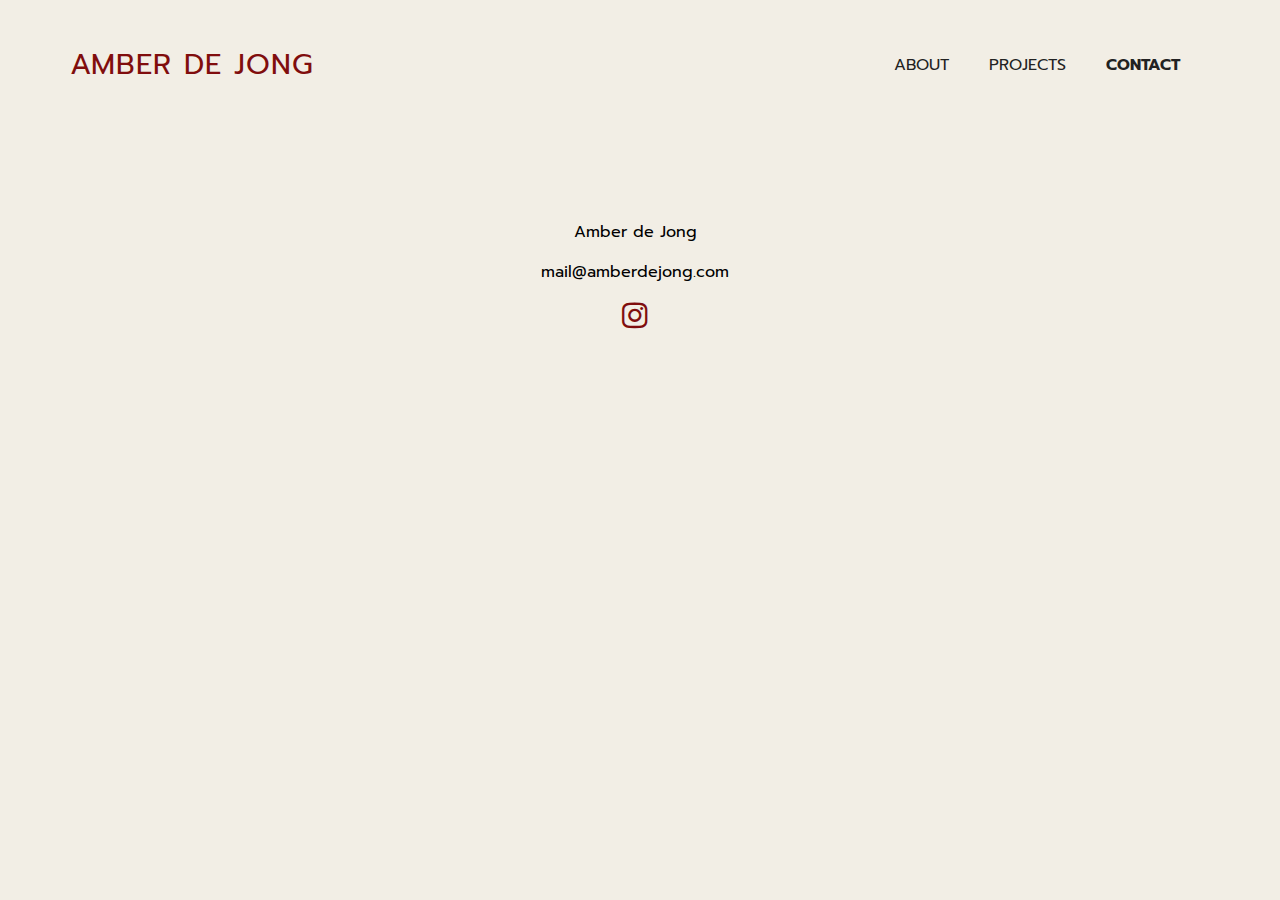
<file: contact.html>
<!DOCTYPE html>
<html lang="en">

<head>
  <meta charset="UTF-8">
  <meta name="viewport" content="width=device-width, initial-scale=1.0">
  <meta http-equiv="X-UA-Compatible" content="ie=edge">
  <link rel="stylesheet" href="css/style.css">
  <link rel="stylesheet" href="https://cdnjs.cloudflare.com/ajax/libs/font-awesome/4.7.0/css/font-awesome.min.css">

  <style>
    @import url('https://fonts.googleapis.com/css2?family=Prompt:wght@200;300;400;500;600;700;800;900&display=swap');
  </style>

  <title>Contact - Amber de Jong</title>
</head>

<body>

  <!-- NAV -->
  <nav class="sticky">
    <ul class="navigation">
      <li><a href="index.html">
          <h1>Amber de Jong</h1>
        </a></li>
      <li class="push"><a class="line" href="about.html">about</a></li>
      <li><a class="line" href="projects.html">projects</a></li>
      <!-- <li><a href="stories.html">stories</a></li> -->
      <!-- <div class="dropdown">
          <a class="dropbtn">other</a>
          <div class="dropdown-content">
            <li><a href="polaroids.html">polaroids</a></li>
            <li><a href="videos.html">videos</a></li>
          </div> -->
      <!-- </div> -->
      <li><a href="contact.html" class="active line">contact</a></li>
    </ul>
  </nav>

<div class="contact">
<p >Amber de Jong</p>
<p >mail@amberdejong.com</p>
<a href="https://www.instagram.com/ambrdejong/" class="fa fa-instagram"></a>
</div>





</body>

</html>
</file>
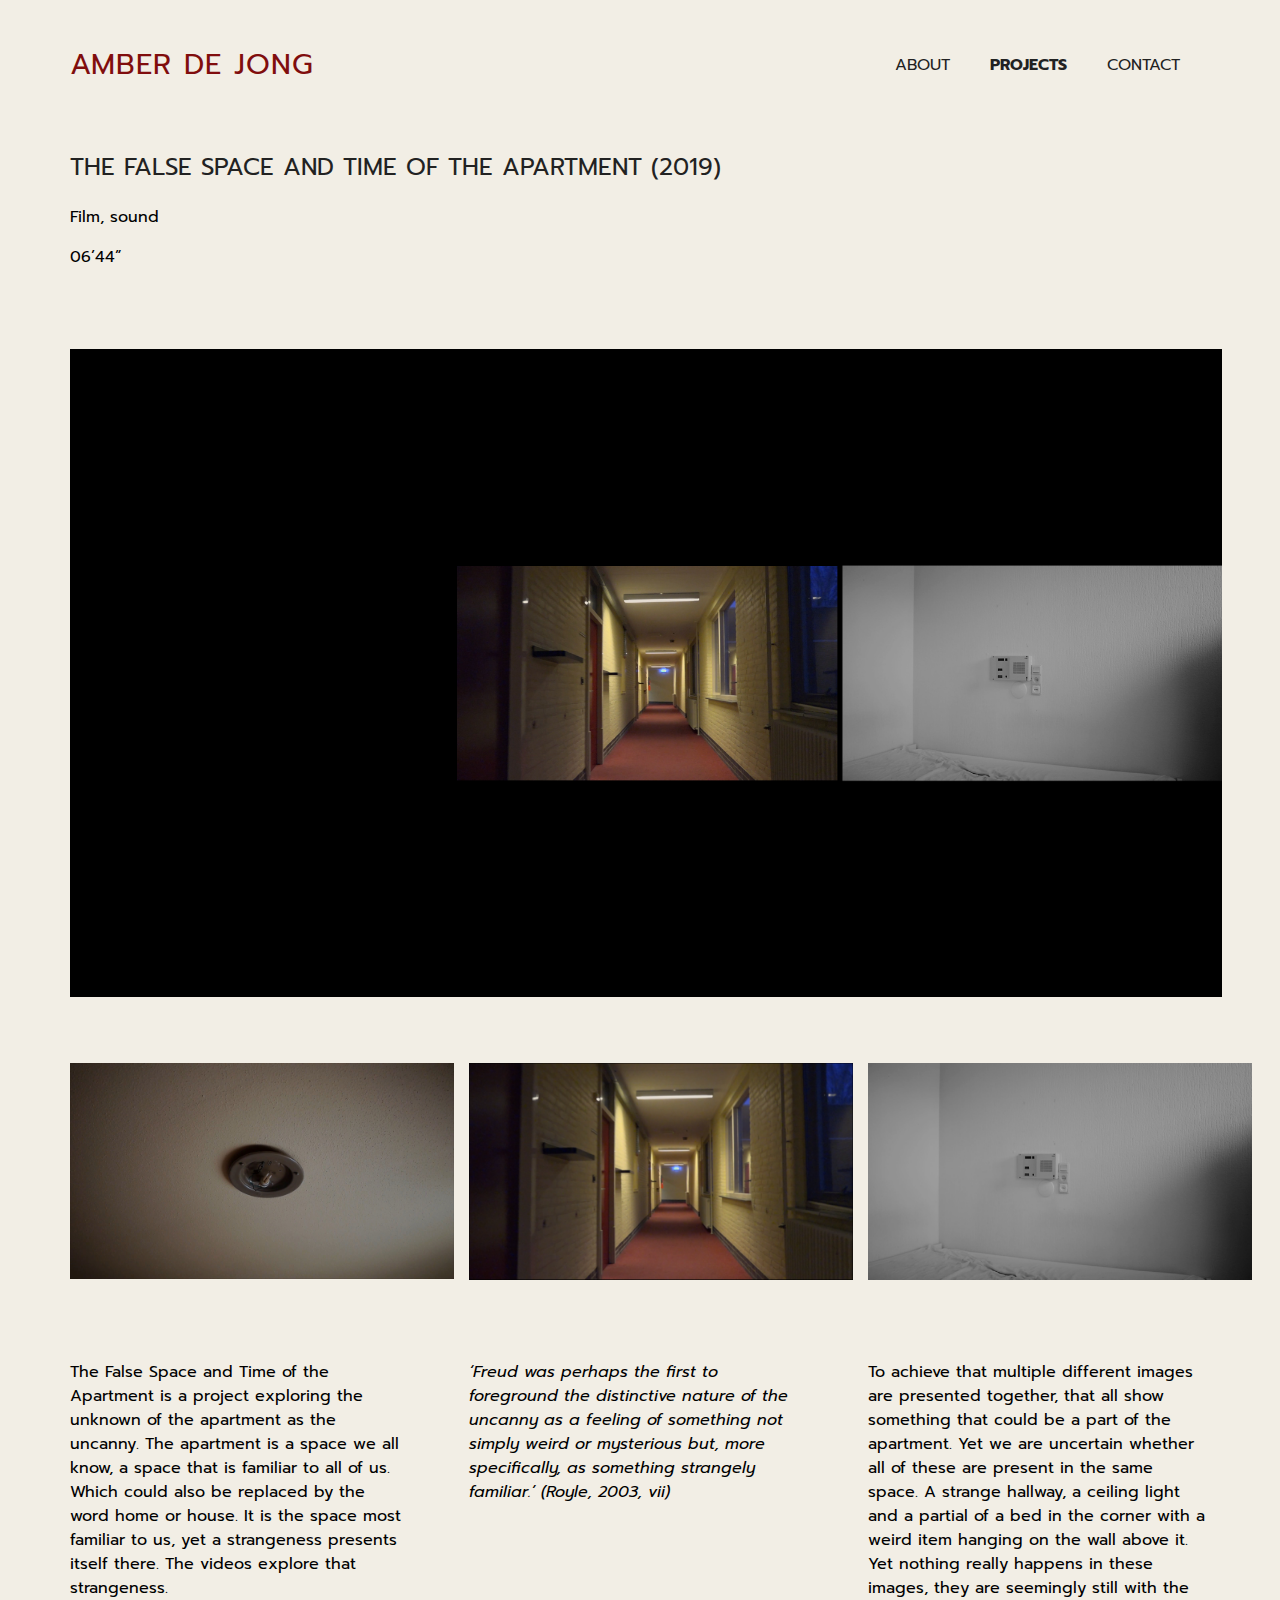
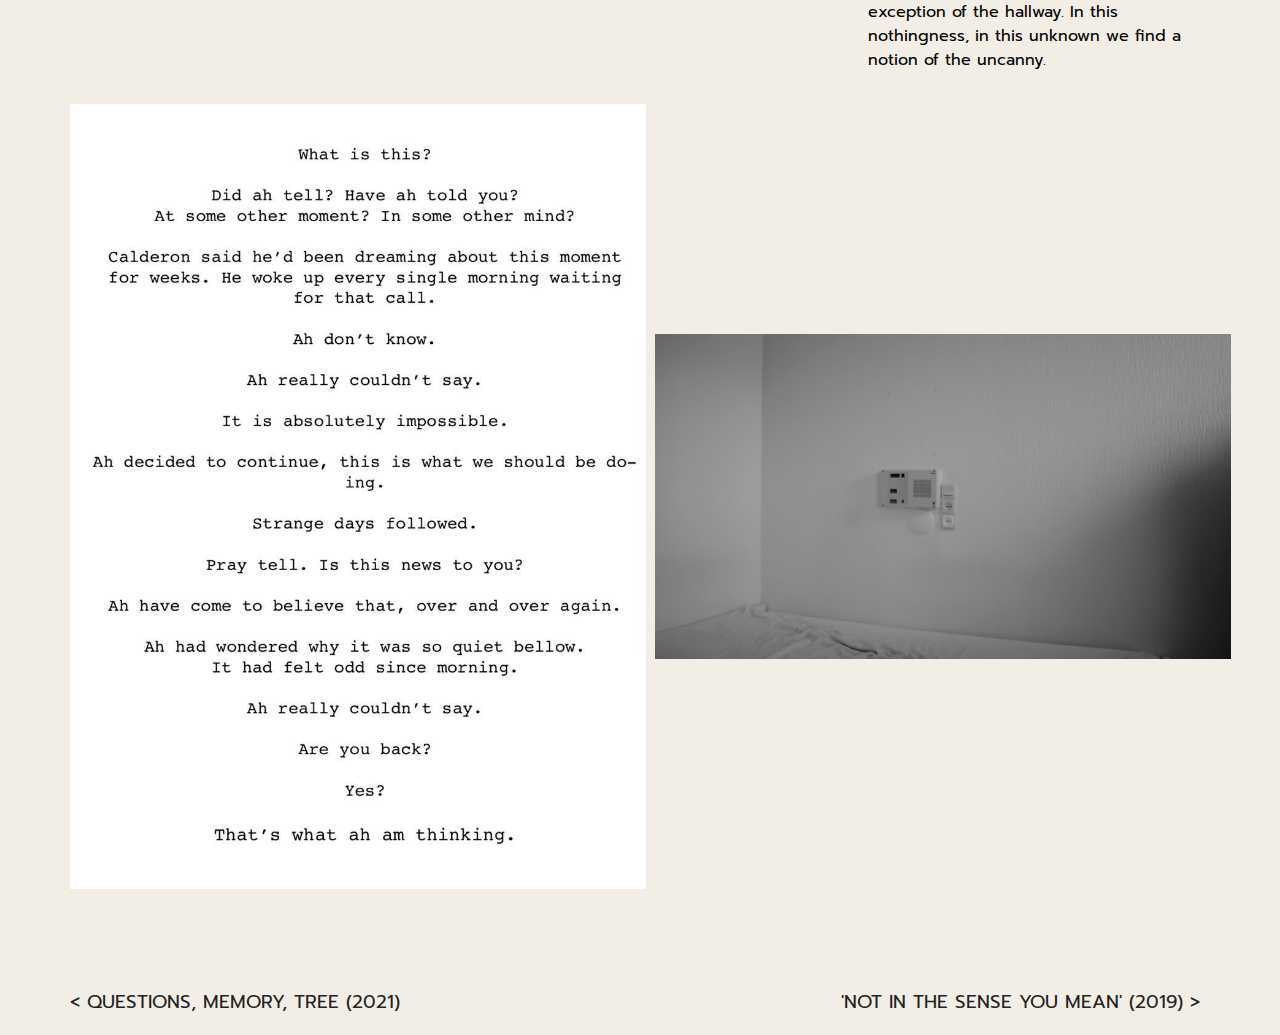
<file: falsespacetime.html>
<!DOCTYPE html>
<html lang="en">

<head>
  <meta charset="UTF-8">
  <meta name="viewport" content="width=device-width, initial-scale=1.0">
  <meta http-equiv="X-UA-Compatible" content="ie=edge">
  <link rel="stylesheet" href="css/style.css">
  <link rel="stylesheet" href="css/project.css">

  <style>
  @import url('https://fonts.googleapis.com/css2?family=Prompt:wght@200;300;400;500;600;700;800;900&display=swap');
  </style>

  <title>The false space and time of the apartment - Amber de Jong </title>
  <meta name="description" content="Amber de Jong is a writer, filmmaker and multimedia artist based in Dordrecht, the Netherlands. The False Space and Time of the Apartment is a project exploring the unknown of the apartment as the uncanny. ">
  <link rel="canonical" href="https://www.amberdejong.com">

</head>

<body>

<!-- NAV -->
  <nav class="sticky">
    <ul class="navigation">
      <li><a href="index.html">
          <h1>Amber de Jong</h1>
        </a></li>
      <li class="push"><a class="line" href="about.html">about</a></li>
      <li><a href="projects.html" class="active line">projects</a></li>
      <!-- <li><a href="stories.html">stories</a></li> -->
      <!-- <div class="dropdown">
        <a class="dropbtn">other</a>
        <div class="dropdown-content">
          <li><a href="polaroids.html">polaroids</a></li>
          <li><a href="videos.html">videos</a></li>
        </div> -->
      <!-- </div> -->
      <li><a class="line" href="contact.html">contact</a></li>
    </ul>
  </nav>

  <h2 class="project-title">The false space and time of the apartment (2019)</h2>

  <p>Film, sound</p>
  <p>06’44”</p>

<!-- CONTAINER LARGE -->
<div class="container-large">
  <img class="img-large"src="img/space-time.jpg" alt="">
</div>


<!-- CONTAINER THREE -->
<div class="container-three">
  <img class="img3left" src="img/my-name2.jpg" alt="">
  <img class="img3middle hide" src="img/hallway.png" alt="">
  <img class="img3right hide" src="img/false-time.png" alt="">
  <p class="text3left">The False Space and Time of the Apartment is a project exploring the unknown of the apartment as the uncanny. The apartment is a space we all know, a space that is familiar to all of us. Which could also be replaced by the word home or house. It is the space most familiar to us, yet a strangeness presents itself there. The videos explore that strangeness.</p>
  <p class="text3middle"><i>‘Freud was perhaps the first to foreground the distinctive nature of the uncanny as a feeling of something not simply weird or mysterious but, more specifically, as something strangely familiar.’ (Royle, 2003, vii)</i></p>
  <p class="text3right">To achieve that multiple different images are presented together, that all show something that could be a part of the apartment. Yet we are uncertain whether all of these are present in the same space. A strange hallway, a ceiling light and a partial of a bed in the corner with a weird item hanging on the wall above it. Yet nothing really happens in these images, they are seemingly still with the exception of the hallway. In this nothingness, in this unknown we find a notion of the uncanny. </p>
</div>

<!-- CONTAINER TWO -->
<div class="container-two">
  <img src="img/what-is-this.jpeg" alt="" class="img2left">
  <img src="img/false-time.png" alt="" class="img2right hide">
</div>

<div class="projectnav hide">
<a href="questionsmemorytree.html" class="back"><h3 class="projectbutton"> < Questions, memory, tree (2021)</h3></a>
<a href="youmean.html" class="next"><h3 class="projectbutton">'not in the sense you mean' (2019) > </h3></a>
</div>

<div class="projectnav hidden">
<a href="questionsmemorytree.html" class="back"><h3 class="projectbutton"> <  </h3></a>
<a href="youmean.html" class="next"><h3 class="projectbutton"> > </h3></a>
</div>

</body>

</html>
</file>
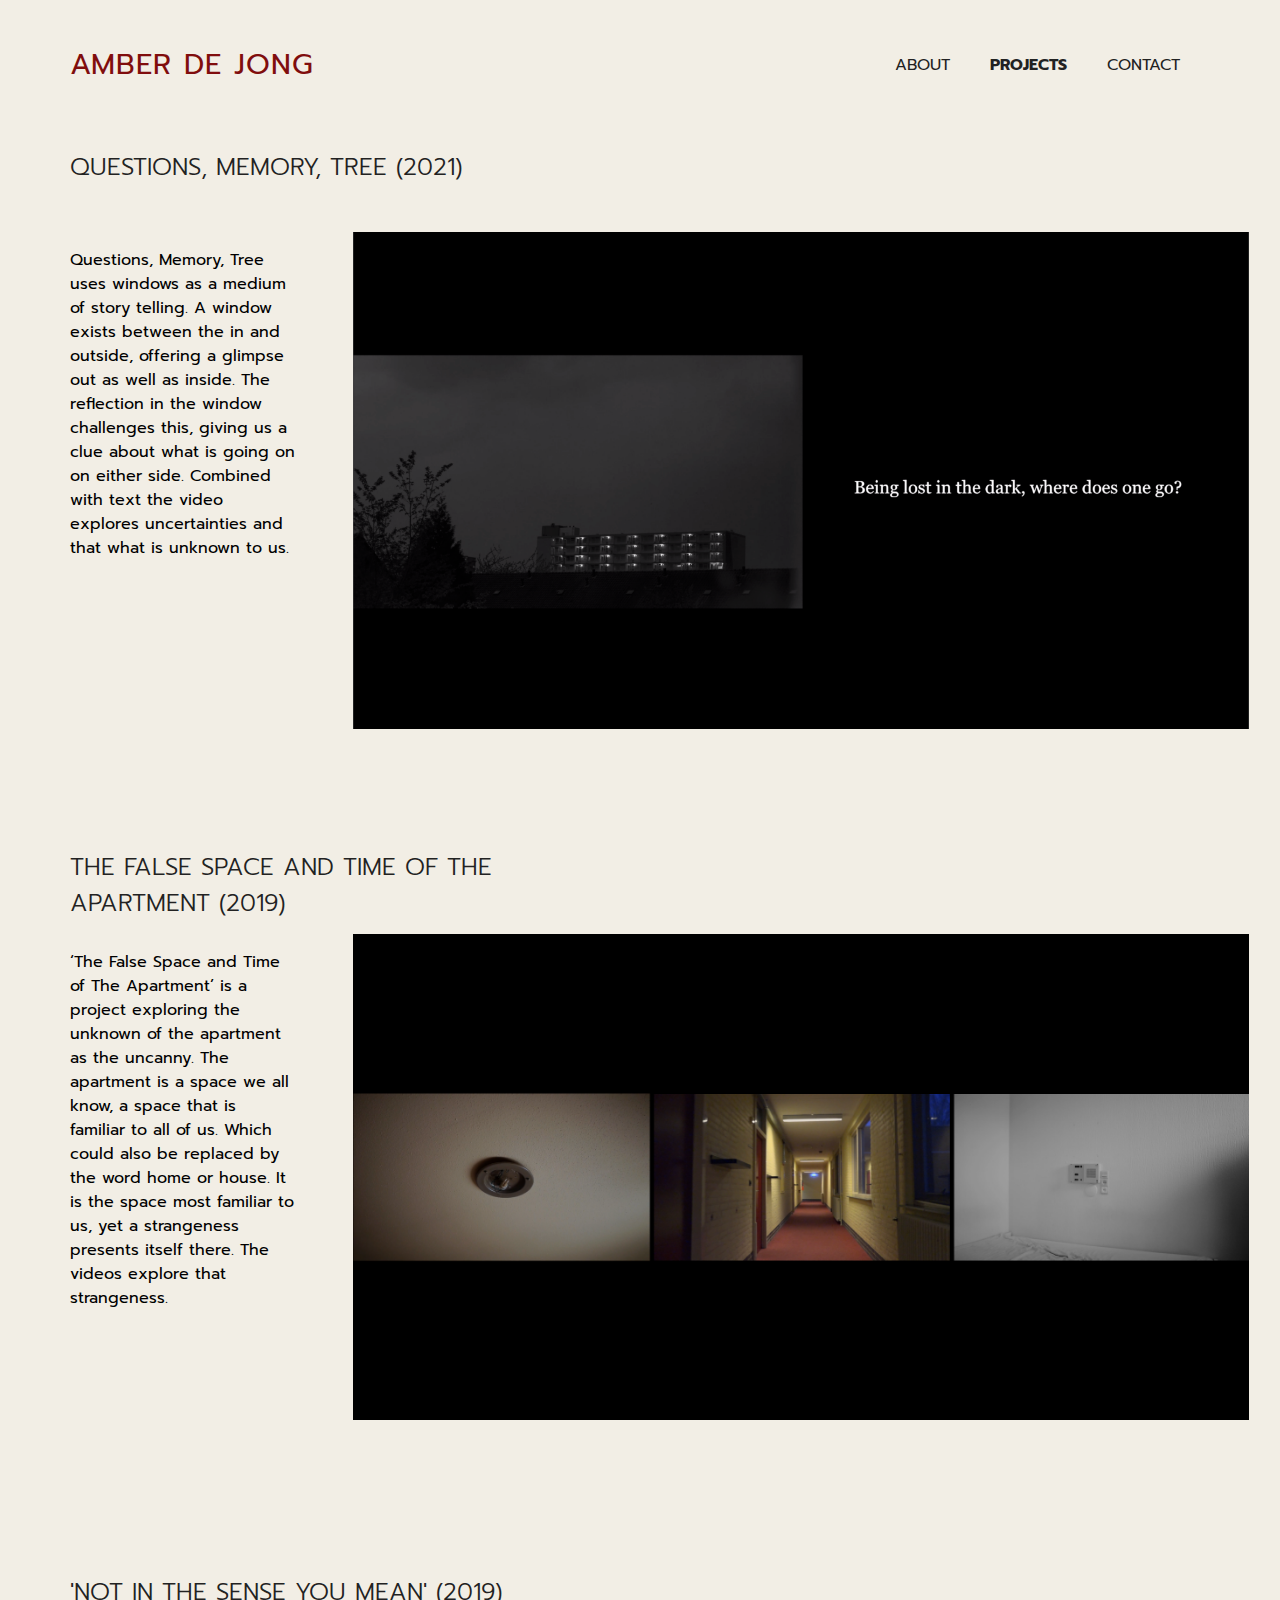
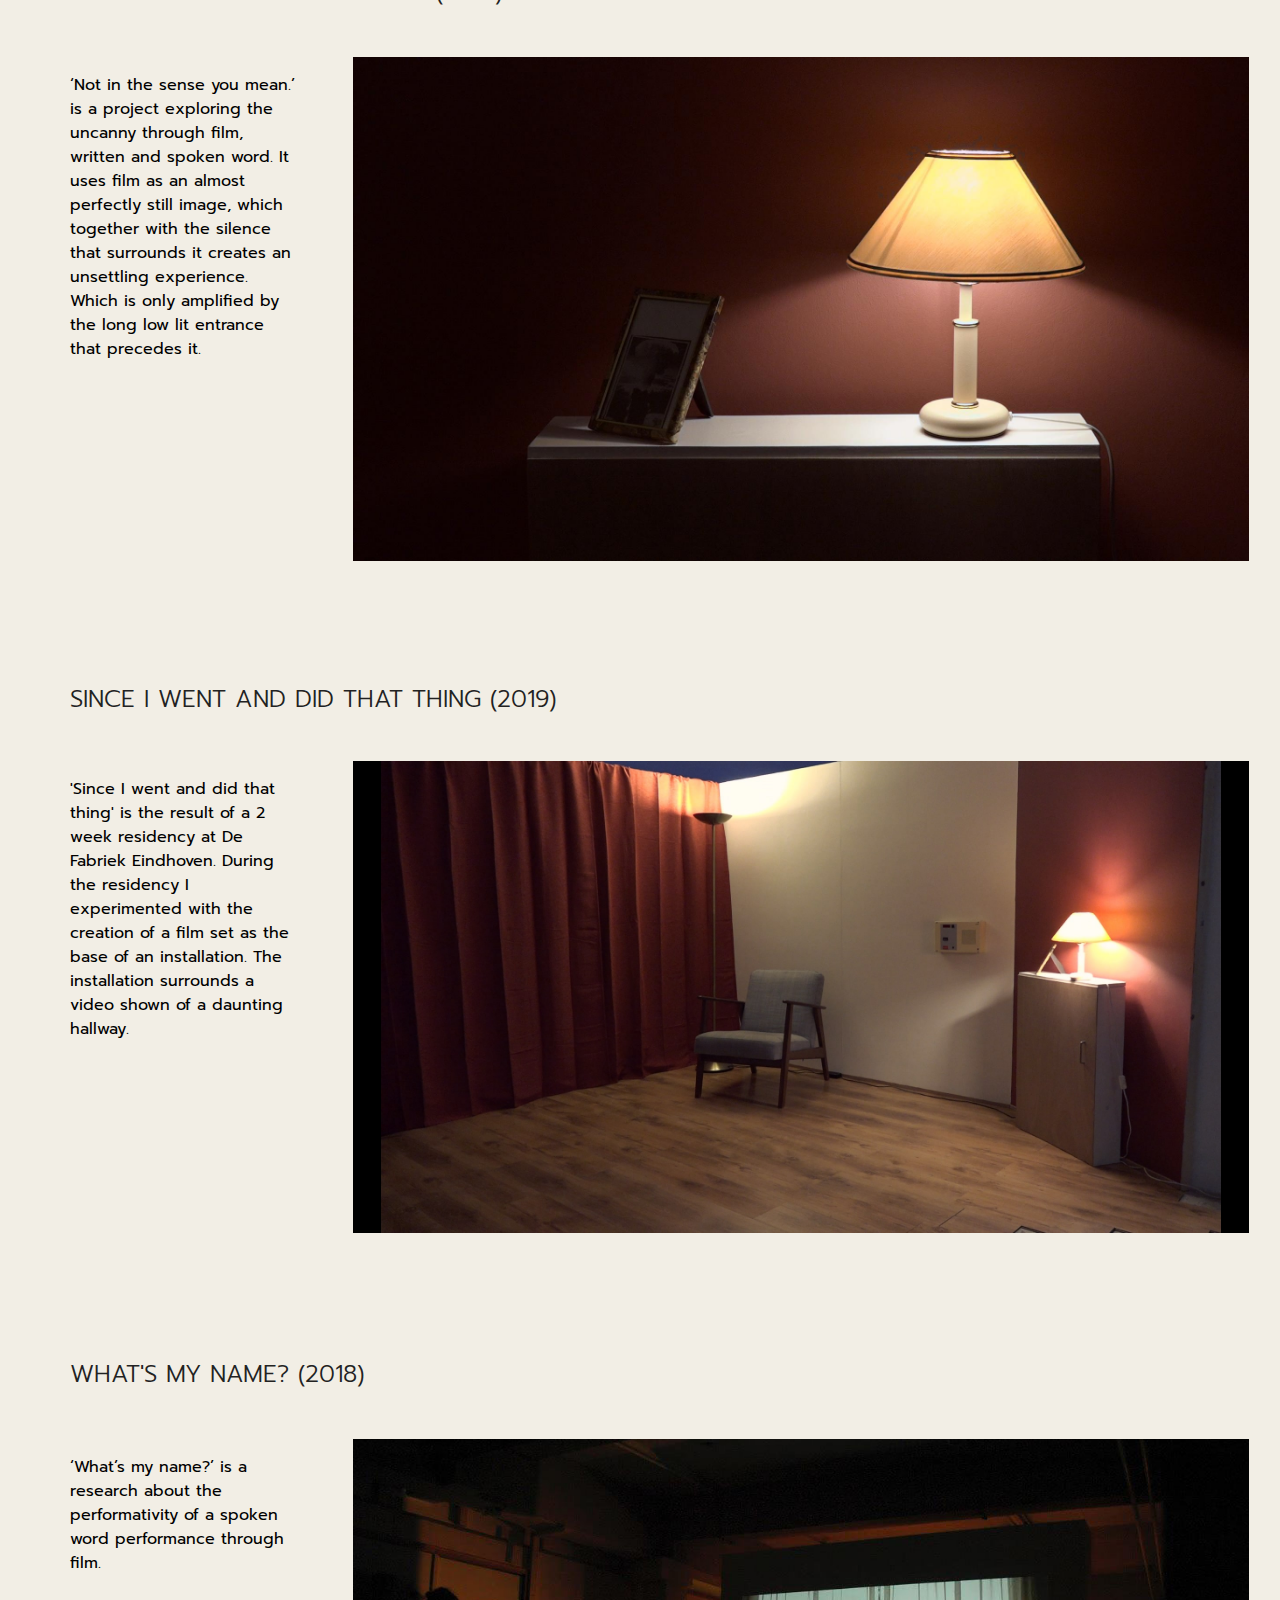
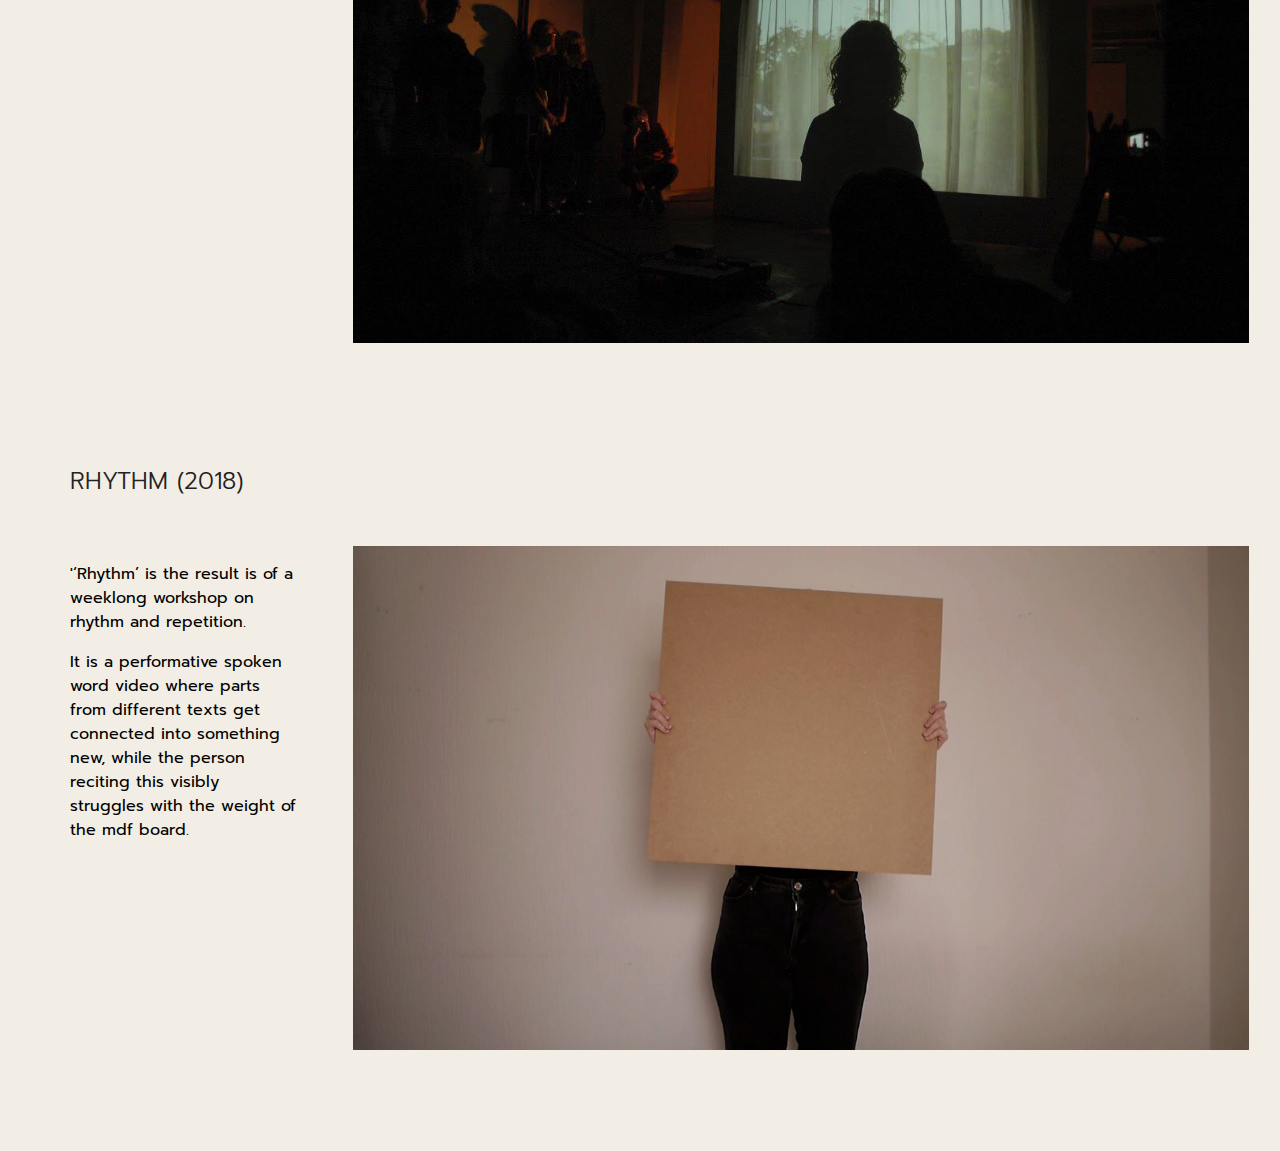
<file: projects.html>
<!DOCTYPE html>
<html lang="en">

<head>
  <meta charset="UTF-8">
  <meta name="viewport" content="width=device-width, initial-scale=1.0">
  <meta http-equiv="X-UA-Compatible" content="ie=edge">
  <link rel="stylesheet" href="css/style.css">

  <style>
    @import url('https://fonts.googleapis.com/css2?family=Prompt:wght@200;300;400;500;600;700;800;900&display=swap');
  </style>

  <title>Projects - Amber de Jong</title>
  <meta name="description" content="Contact Amber de Jong, a writer, filmmaker, and multimedia artist based in Dordrecht, the Netherlands. Amber de Jong combines different media together in her projects with a focus on the spoken and written word.">
  <link rel="canonical" href="https://www.amberdejong.com">

</head>

<body>

<!-- NAV -->
  <nav class="sticky">
    <ul class="navigation">
      <li><a href="index.html">
          <h1>Amber de Jong</h1>
        </a></li>
      <li class="push"><a class="line" href="about.html">about</a></li>
      <li><a href="projects.html" class="active line">projects</a></li>
      <!-- <li><a href="stories.html">stories</a></li> -->
      <!-- <div class="dropdown">
        <a class="dropbtn">other</a>
        <div class="dropdown-content">
          <li><a href="polaroids.html">polaroids</a></li>
          <li><a href="videos.html">videos</a></li>
        </div> -->
      <!-- </div> -->
      <li><a class="line" href="contact.html">contact</a></li>
    </ul>
  </nav>

  <!-- Questions, Memory, Tree (2021) -->
  <div class="container-projects">
    <div class="title">
      <a href="questionsmemorytree.html" class="projects-title">
        <h2>Questions, Memory, Tree (2021)</h2>
      </a>
    </div>

    <div class="description">
      <p>Questions, Memory, Tree uses windows as a medium of story telling. A window exists between the in and outside, offering a glimpse out as well as inside. The reflection in the window challenges this, giving us a clue about what is going on on either side.
      Combined with text the video explores uncertainties and that what is unknown to us. </p>
    </div>

    <div class="projectsimg">
      <a href="questionsmemorytree.html">
      <img src="img/lost-dark.png" alt="">
      </a>
    </div>
  </div>

  <!-- Polaroid series (2020-2021) -->
  <!-- <div class="container-projects">
    <div class="title">
      <a href="polaroids.html" class="projects-title">
        <h2>Polaroid Series (2020 - current)</h2>
      </a>
    </div>

    <div class="description">
      <p>Polaroid Series is a series of polaroid pictures giving an insight in everyday life. There are no deadlines, no limitations, no intensive research; just a camera and a pack of film. </p>
    </div>

    <div class="projectsimg">
      <a href="polaroids.html">
      <img src="img/there-must-be-something.jpeg" alt="">
      </a>
    </div>
  </div> -->

  <!-- The false space and time of the apartment (2019) -->
  <div class="container-projects">
    <div class="title">
      <a href="falsespacetime.html" class="projects-title">
        <h2>The false space and time of the apartment (2019)</h2>
      </a>
    </div>

    <div class="description">
      <p>‘The False Space and Time of The Apartment’ is a project exploring the unknown of the apartment as the uncanny. The apartment is a space we all know, a space that is familiar to all of us. Which could also be replaced by the word home or
        house. It is the space most familiar to us, yet a strangeness presents itself there. The videos explore that strangeness.</p>
    </div>

    <div class="projectsimg">
      <a href="falsespacetime.html">
      <img src="img/the-false-space-and-time.png" alt="">
      </a>
    </div>
  </div>

  <!-- Not in the sense you mean (2019) -->
  <div class="container-projects">
    <div class="title">
      <a href="youmean.html" class="projects-title">
        <h2>'not in the sense you mean' (2019)</h2>
      </a>
    </div>

    <div class="description">
      <p>‘Not in the sense you mean.’ is a project exploring the uncanny through film, written and spoken word. It uses film as an almost perfectly still image, which together with the silence that surrounds it creates an unsettling experience. Which
        is only amplified by the long low lit entrance that precedes it.</p>
    </div>

    <div class="projectsimg">
      <a href="youmean.html">
      <img src="img/lamp.jpg" alt="">
      </a>
    </div>
  </div>

  <!-- since I went and did that thing (2019) -->
  <div class="container-projects">
    <div class="title">
      <a href="sinceiwent.html" class="projects-title">
        <h2>since I went and did that thing (2019)</h2>
      </a>
    </div>

    <div class="description">
      <p>'Since I went and did that thing' is the result of a 2 week residency at De Fabriek Eindhoven. During the residency I experimented with the creation of a film set as the base of an installation. The installation surrounds a video shown of a
        daunting hallway.</p>
    </div>

    <div class="projectsimg">
      <a href="sinceiwent.html">
      <img src="img/did-that-thing.jpg" alt="">
      </a>
    </div>
  </div>

  <!-- What's my name? (2018) -->
  <div class="container-projects">
    <div class="title">
      <a href="whatsmyname.html" class="projects-title">
        <h2>what's my name? (2018)</h2>
      </a>
    </div>

    <div class="description">
      <p>‘What’s my name?’ is a research about the performativity of a spoken word performance through film. </p>
    </div>

    <div class="projectsimg">
      <a href="whatsmyname.html">
      <img src="img/my-name.jpg" alt="">
      </a>
    </div>
  </div>

  <!-- rhythm (2018) -->
  <div class="container-projects">
    <div class="title">
      <a href="rhythm.html" class="projects-title">
        <h2>rhythm (2018)</h2>
      </a>
    </div>

    <div class="description">
      <p>'‘Rhythm’ is the result is of a weeklong workshop on rhythm and repetition.</p>
      <p>It is a performative spoken word video where parts from different texts get connected into something new, while the person reciting this visibly struggles with the weight of the mdf board.</p>
    </div>

    <div class="projectsimg">
      <a href="rhythm.html">
      <img src="img/rhythm.png" alt="">
      </a>
    </div>
  </div>

  <!-- untitled (2018) -->
  <!-- <div class="container-projects">
    <div class="title">
      <a href="" class="projects-title">
        <h2>untitled (2018)</h2>
      </a>
    </div>

    <div class="description">
      <p>‘Untitled’ is the result from a research about the interactivity of silence.</p>
      <p>The result is an audio installation where pieces of guitar, spoken word and silence alternate. Leaving the question of interactivity with the visitor. </p>
    </div>

    <div class="projectsimg">
      <img src="img/untitled.jpg" alt="">
    </div>
  </div> -->

</body>

</html>
</file>
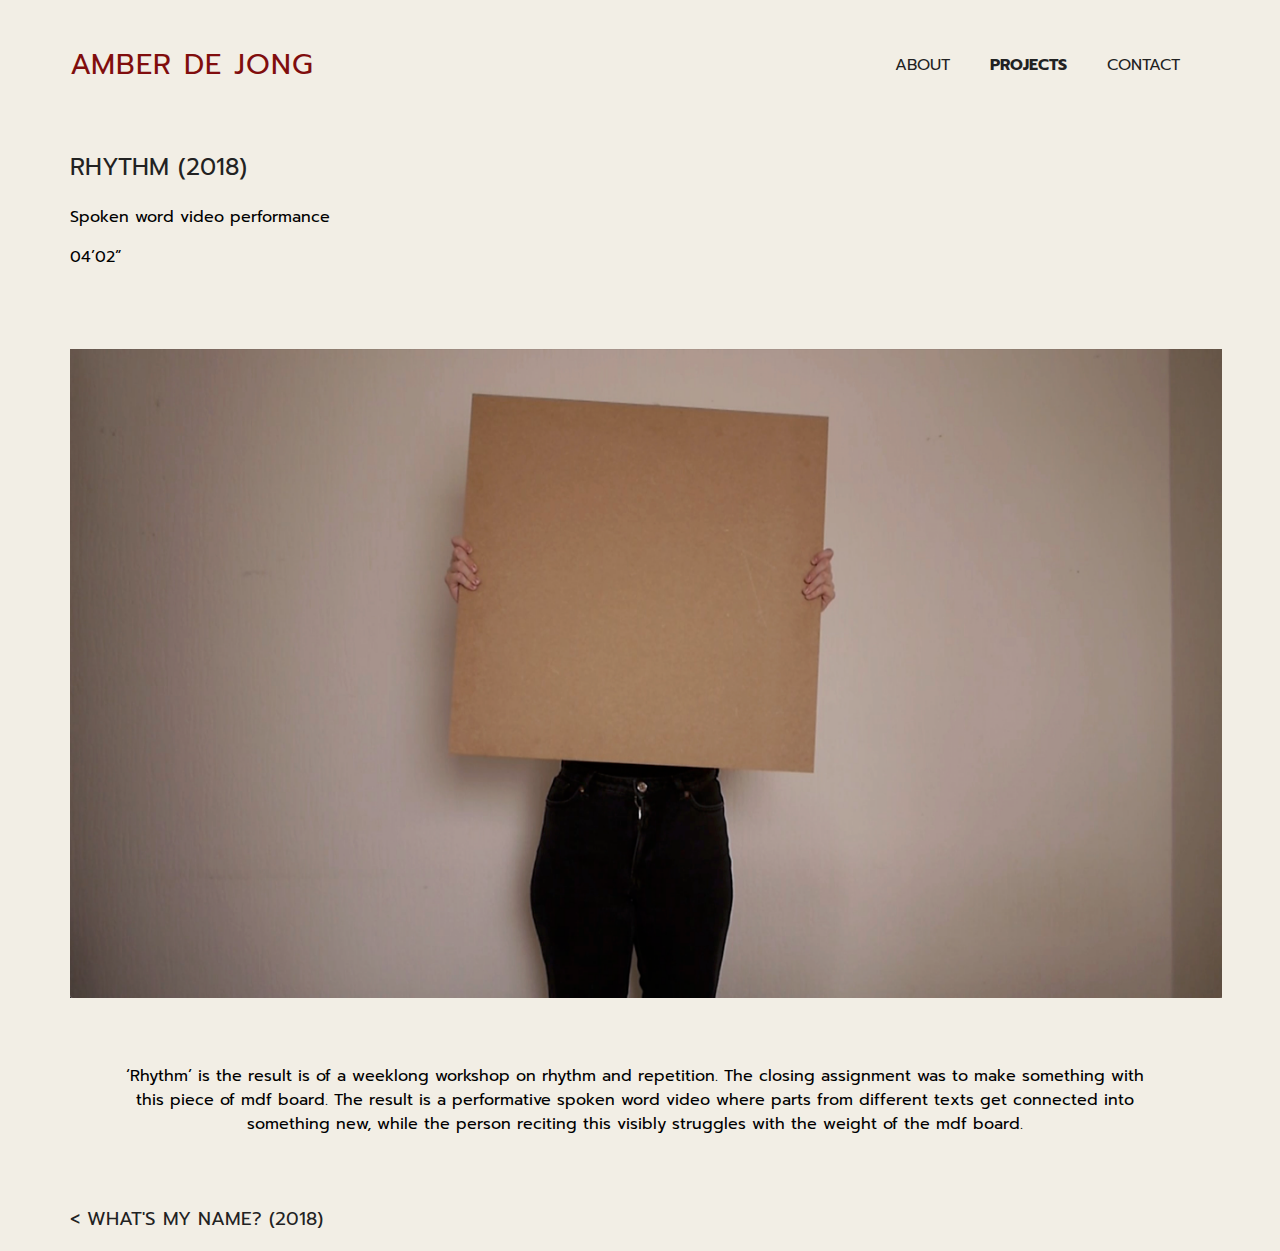
<file: rhythm.html>
<!DOCTYPE html>
<html lang="en">

<head>
  <meta charset="UTF-8">
  <meta name="viewport" content="width=device-width, initial-scale=1.0">
  <meta http-equiv="X-UA-Compatible" content="ie=edge">
  <link rel="stylesheet" href="css/style.css">
  <link rel="stylesheet" href="css/project.css">

  <style>
  @import url('https://fonts.googleapis.com/css2?family=Prompt:wght@200;300;400;500;600;700;800;900&display=swap');
  </style>

  <title>Rhythm - Amber de Jong </title>
</head>

<body>

<!-- NAV -->
  <nav class="sticky">
    <ul class="navigation">
      <li><a href="index.html">
          <h1>Amber de Jong</h1>
        </a></li>
      <li class="push"><a class="line" href="about.html">about</a></li>
      <li><a href="projects.html" class="active line">projects</a></li>
      <!-- <li><a href="stories.html">stories</a></li> -->
      <!-- <div class="dropdown">
        <a class="dropbtn">other</a>
        <div class="dropdown-content">
          <li><a href="polaroids.html">polaroids</a></li>
          <li><a href="videos.html">videos</a></li>
        </div> -->
      <!-- </div> -->
      <li><a class="line" href="contact.html">contact</a></li>
    </ul>
  </nav>

<h2 class="project-title">Rhythm (2018)</h2>
<p>Spoken word video performance</p>
<p>04’02”</p>

<!-- CONTAINER LARGE -->
<div class="container-large">
  <img class="img-large"src="img/rhythm.png" alt="">
</div>

<p class="center">‘Rhythm’ is the result is of a weeklong workshop on rhythm and repetition. The closing assignment was to make something with this piece of mdf board.
  The result is a performative spoken word video where parts from different texts get connected into something new, while the person reciting this visibly struggles with the weight of the mdf board.</p>


<div class="projectnav hide">
<a href="whatsmyname.html" class="back"><h3 class="projectbutton"> < WHAT'S MY NAME? (2018)</h3></a>
</div>

<div class="projectnav hidden">
<a href="whatsmyname.html" class="back"><h3 class="projectbutton"> < </h3></a>
</div>


</body>

</html>
</file>
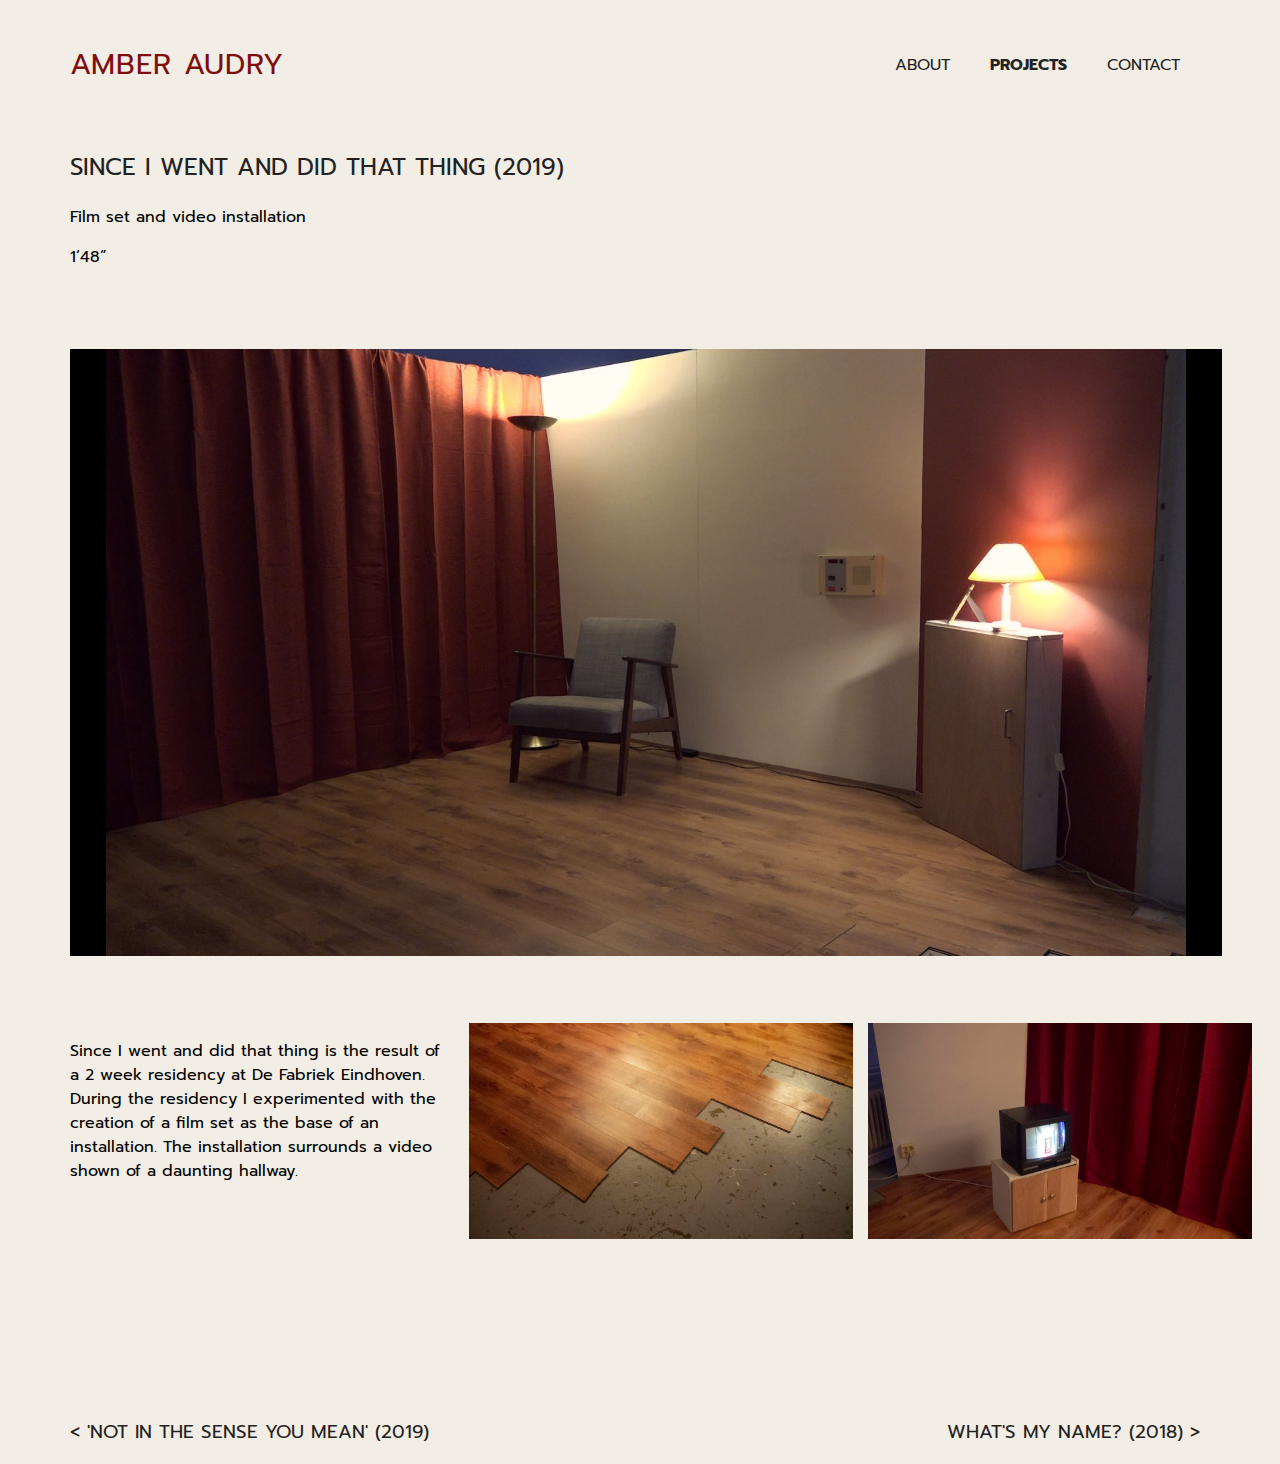
<file: sinceiwent.html>
<!DOCTYPE html>
<html lang="en">

<head>
  <meta charset="UTF-8">
  <meta name="viewport" content="width=device-width, initial-scale=1.0">
  <meta http-equiv="X-UA-Compatible" content="ie=edge">
  <link rel="stylesheet" href="css/style.css">
  <link rel="stylesheet" href="css/project.css">

  <style>
  @import url('https://fonts.googleapis.com/css2?family=Prompt:wght@200;300;400;500;600;700;800;900&display=swap');
  </style>

  <title>Since I went and did that thing - Amber Audry </title>
  <meta name="description" content="Amber Audry, a writer, filmmaker, and multimedia artist based in Dordrecht, the Netherlands. An experiment researching the form of a filmset as an installation.">
  <link rel="canonical" href="https://www.amberaudry.com">

</head>



<!-- NAV -->
  <nav class="sticky">
    <ul class="navigation">
      <li><a href="index.html">
          <h1>Amber Audry</h1>
        </a></li>
      <li class="push"><a class="line" href="about.html">about</a></li>
      <li><a href="projects.html" class="active line">projects</a></li>
      <!-- <li><a href="stories.html">stories</a></li> -->
      <!-- <div class="dropdown">
        <a class="dropbtn">other</a>
        <div class="dropdown-content">
          <li><a href="polaroids.html">polaroids</a></li>
          <li><a href="videos.html">videos</a></li>
        </div> -->
      <!-- </div> -->
      <li><a class="line" href="contact.html">contact</a></li>
    </ul>
  </nav>

<h2 class="project-title">Since I went and did that thing (2019)</h2>
<p>Film set and video installation</p>
<p>1’48”</p>

<!-- CONTAINER LARGE -->
<div class="container-large">
  <img class="img-large"src="img/did-that-thing.jpg" alt="">
</div>

<!-- CONTAINER THREE -->
<div class="container-three">
  <p class="img3left">Since I went and did that thing is the result of a 2 week residency at De Fabriek Eindhoven. During the residency I experimented with the creation of a film set as the base of an installation. The installation surrounds a video shown of a daunting hallway.</p>
  <img src="img/floor.jpeg" alt="" class="img3middle">
  <img src="img/tv.jpeg" alt="" class="img3right">
</div>



<!-- CONTAINER TWO -->
<div class="container-two">
</div>

<div class="projectnav hide">
<a href="youmean.html" class="back"><h3 class="projectbutton"> < 'NOT IN THE SENSE YOU MEAN' (2019)</h3></a>
<a href="whatsmyname.html" class="next"><h3 class="projectbutton">WHAT'S MY NAME? (2018) > </h3></a>
</div>

<div class="projectnav hidden">
<a href="youmean.html" class="back"><h3 class="projectbutton"> < </h3></a>
<a href="whatsmyname.html" class="next"><h3 class="projectbutton"> > </h3></a>
</div>

</body>

</html>
</file>
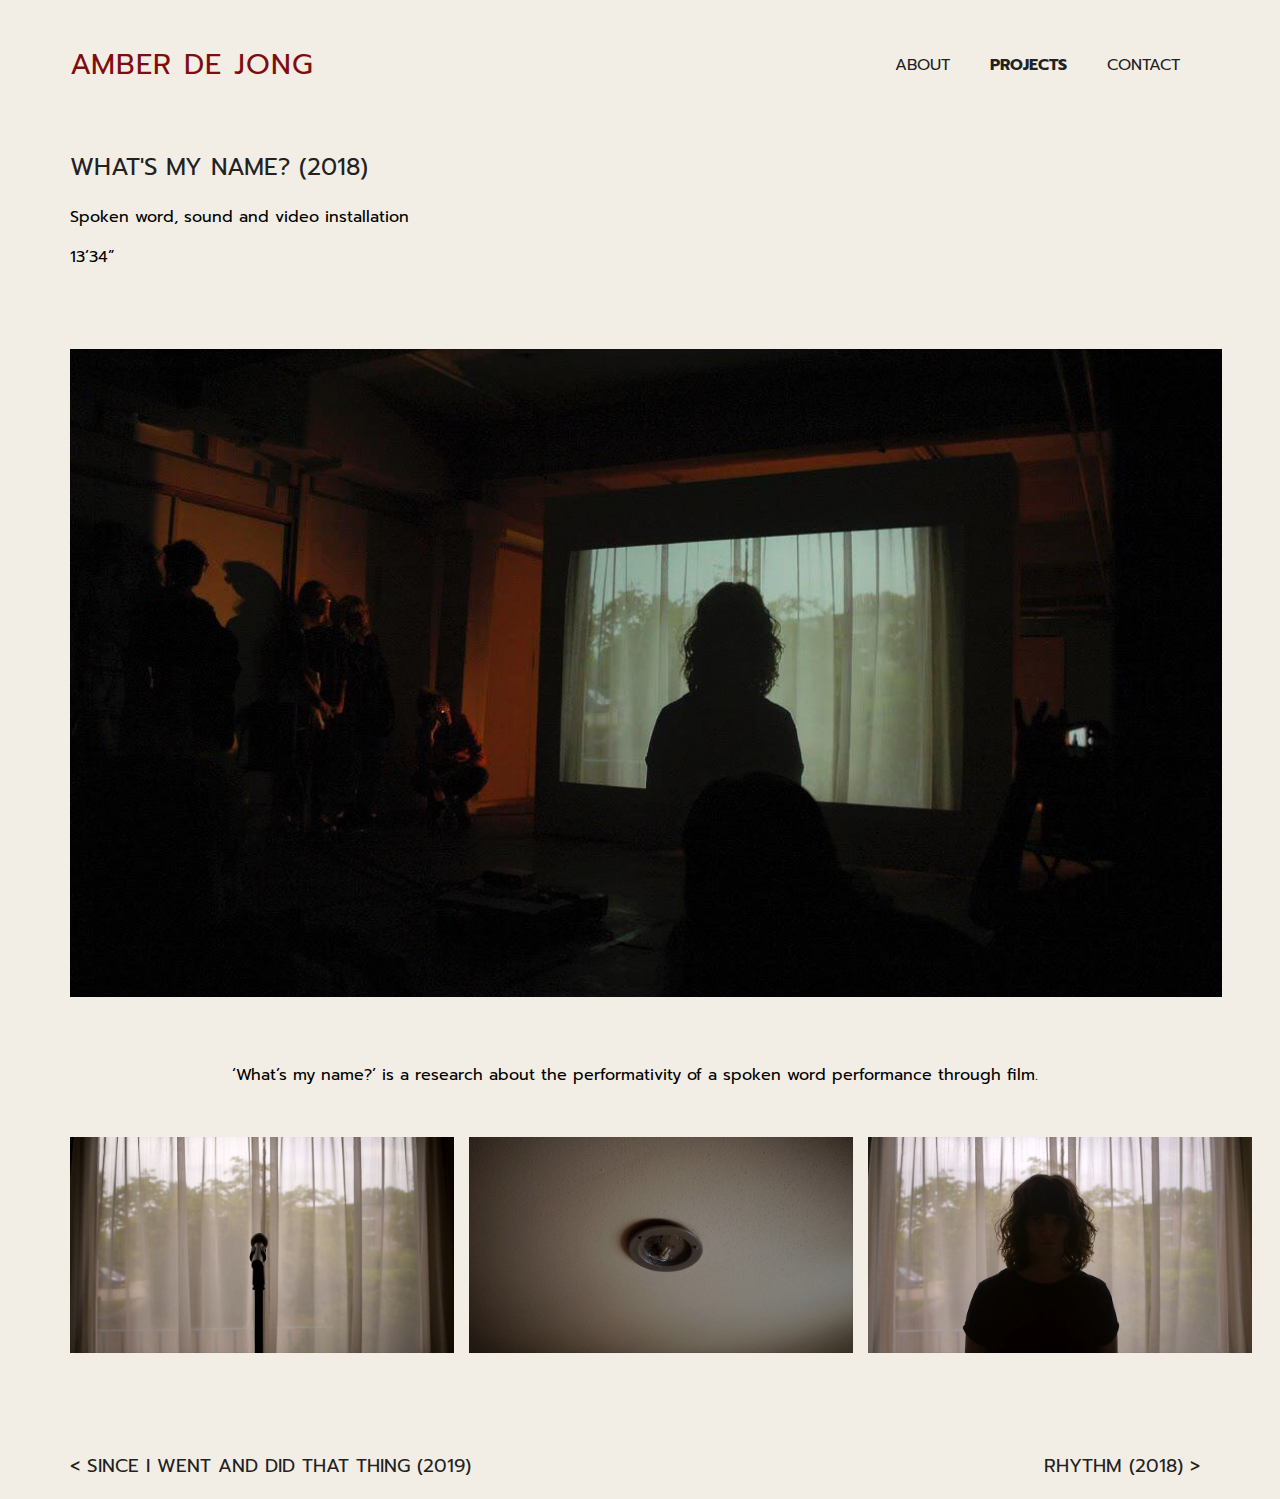
<file: whatsmyname.html>
<!DOCTYPE html>
<html lang="en">

<head>
  <meta charset="UTF-8">
  <meta name="viewport" content="width=device-width, initial-scale=1.0">
  <meta http-equiv="X-UA-Compatible" content="ie=edge">
  <link rel="stylesheet" href="css/style.css">
  <link rel="stylesheet" href="css/project.css">

  <style>
  @import url('https://fonts.googleapis.com/css2?family=Prompt:wght@200;300;400;500;600;700;800;900&display=swap');
  </style>

  <title>what's my name? - Amber de Jong </title>
  <meta name="description" content="Contact Amber de Jong, a writer, filmmaker, and multimedia artist based in Dordrecht, the Netherlands. What's my name is a research about the performability of a spoken word performance through film.">
  <link rel="canonical" href="https://www.amberdejong.com">

</head>

<body>

<!-- NAV -->
  <nav class="sticky">
    <ul class="navigation">
      <li><a href="index.html">
          <h1>Amber de Jong</h1>
        </a></li>
      <li class="push"><a class="line" href="about.html">about</a></li>
      <li><a href="projects.html" class="active line">projects</a></li>
      <!-- <li><a href="stories.html">stories</a></li> -->
      <!-- <div class="dropdown">
        <a class="dropbtn">other</a>
        <div class="dropdown-content">
          <li><a href="polaroids.html">polaroids</a></li>
          <li><a href="videos.html">videos</a></li>
        </div> -->
      <!-- </div> -->
      <li><a class="line" href="contact.html">contact</a></li>
    </ul>
  </nav>

<h2 class="project-title">What's my name? (2018)</h2>

<p>Spoken word, sound and video installation</p>
<p>13’34”</p>


<!-- CONTAINER LARGE -->
<div class="container-large">
  <img class="img-large"src="img/my-name.jpg" alt="">
</div>

<p class="center">‘What’s my name?’ is a research about the performativity of a spoken word performance through film.</p>

<!-- CONTAINER THREE -->
<div class="container-three">
  <img class="img3left" src="img/my-name1.jpg" alt="">
  <img class="img3middle" src="img/my-name2.jpg" alt="">
  <img class="img3right" src="img/my-name3.jpg" alt="">

</div>

<div class="projectnav hide">
<a href="sinceiwent.html" class="back"><h3 class="projectbutton"> < SINCE I WENT AND DID THAT THING (2019) </h3></a>
<a href="rhythm.html" class="next"><h3 class="projectbutton">RHYTHM (2018) > </h3></a>
</div>

<div class="projectnav hidden">
<a href="sinceiwent.html" class="back"><h3 class="projectbutton"> < </h3></a>
<a href="rhythm.html" class="next"><h3 class="projectbutton"> > </h3></a>
</div>

</body>
</html>
</file>
<file: css/style.css>
/* BACKGROUND IMAGE */
img.bg {
  background-size: cover;
  width: 100vw;
  overflow: hidden;
  position: fixed;
  background-position: center;
  background-repeat: no-repeat;
  top: 0;
  left: 0;
}

@media screen and (max-width: 1150px) {
  img.bg {
    height: 100vh;
    min-width: 1000px;
  }

}

body {
  margin: auto 0;
  background-color: #F2EEE5;
  font-family: 'Prompt', sans-serif;
  font-size: 16px;
  margin-left: 70px;
  margin-right: 80px;
}

@media screen and (max-width: 800px){
  body {
    margin-left: 20px;
  }
}

h1 {
  font-size: 1.8rem;
  font-weight: 400;
  letter-spacing: 1px;
  color: #800D0D;
}

h1:hover {
	font-weight: 500;
}

h1.active {
	font-weight: 500;
}

h2 {
  font-family: 'Prompt', sans-serif;
  font-weight: 300;
  color: #222222;
}

h2:hover {
  margin-left: 10px;
  font-weight: 500;
}

@media screen and (max-width: 800px) {
  h2:hover {
    margin-left: 0px;
    font-weight: 500;
  }
}


/* NAV */

.navigation {
  display: flex;
  flex-direction: row;
  list-style-type: none;
  margin: 0;
  padding: 0;
  align-items: center;
  overflow: hidden;
}

@media screen and (max-width: 800px) {
  .navigation{
    flex-direction: column;
    margin: 10px;
  }
}


.sticky {
  position: relative;
  top: 0;
  width: 100%;
}

li > a {
  margin: 20px;
}

li h1 {
  margin-left: 0px;
}

a {
  color: #222222;
  text-decoration: none;
  text-transform: uppercase;
  text-align: center;
}

@media screen and (max-width: 800px) {
  a.line {
    text-decoration: underline;
  }
  li {
    margin-top: 10px;
  }
}


a:hover {
  font-weight: 700;
}

a.light {
  color: #F2EEE5;
}

.active {
  font-weight: 700;
}

.push {
  margin-left: auto;
}

@media screen and (max-width: 800px) {
  .push {
    margin-left: 0px;
  }
}

/* Dropdown menu */
.dropdown {
  overflow: hidden;
}

.dropdown .dropbtn {
  border: none;
  outline: none;
  background-color: inherit;
  font-family: inherit;
  /* Important for vertical align on mobile phones */
  margin: 0;
  /* Important for vertical align on mobile phones */
  padding: 20px;
}

/* Add pointer cursor on hover */
.navbar a:hover, .dropdown:hover .dropbtn {
  cursor: pointer;
}

/* Dropdown content (hidden by default) */
.dropdown-content {
  display: none;
  position: absolute;
  min-width: 160px;
  z-index: 1;
}

/* Links inside the dropdown */
.dropdown-content a {
  text-decoration: none;
  display: block;
  text-align: left;
}

/* Add a color to dropdown links on hover */
.dropdown-content a:hover {
  font-weight: 700;
}

/* Show the dropdown menu on hover */
.dropdown:hover .dropdown-content {
  display: block;
  grid-gap: 20px;
}


/* PROJECTS CONTAINER GRID */
.container-projects {
  display: grid;
  grid-template-columns: 20% 5% 25% 25% 25%;
  grid-template-rows: 10% 90%;
  /* margin-left: 20px; */
  grid-row-gap: 40px;
  margin-bottom: 80px;
}

@media screen and (max-width: 1000px) {
  .container-projects{
    grid-template-columns: 100%;
    grid-template-rows: repeat(3, auto);
  }
}


.current {
  margin-top: 50px;
}


.title {
  grid-column: 1/span 3;
}

.projects-title {
  color: #222222;
  text-decoration: none;
  text-transform: uppercase;
  font-family: 'Prompt', sans-serif;
  font-weight: 400;
  font-size: 1rem;
  text-align: left;
}

@media screen and (max-width: 800px) {
  .title{
    margin-top: 40px;
  }
}


.description {
  grid-column: 1;
  grid-row: 2;
}

.projectsimg {
  grid-column: 3 / span 4;
  grid-row: 2;
}

.projectsimg img {
  height: auto;
  width: 70vw;
}

@media screen and (max-width: 1000px) {
  .projectsimg {
    grid-column: 1;
    grid-row: 2;
  }
  .projectsimg img{
      width: 90vw;
  }
  .description {
    grid-column: 1;
    grid-row: 3;
  }
}


p.center{
  text-align: center;
  margin: 0px 50px 50px 50px;
}

div.contact {
  margin-top: 10vh;
  margin-bottom: 10px;
  text-align: center;
}

a.fa {
  font-size: 30px;
  text-align: center;
  text-decoration: none;
  color: #800D0D;
  /* margin-left: 47%; */
}
</file>
<file: css/project.css>
/* LARGE CONTAINER */
.container-large {
  display: grid;
  grid-template-rows: 2% 80% 2% 2%;
  grid-row-gap: 50px;
  margin-bottom: 80px;
}

.project-title{
  grid-row: 1/span 1;
  color: #222222;
  text-decoration: none;
  text-transform: uppercase;
  font-family: 'Prompt', sans-serif;
  font-weight: 400;
  font-size: 1.5rem;
  text-align: left;
}

@media screen and (max-width: 800px) {
  .project-title {
    margin-top: 60px;
  }

}

.project-title:hover{
  margin-left: 0px;
  font-weight: 400;
}

.project-material {
  grid-row: 3 /span 1;
}

.project-time {
  grid-row: 4 /span 1;
}

.img-large {
  grid-row: 2 /span1;
  width: 90vw;
}

/* CONTAINER THREE */
.container-three {
  display: grid;
  grid-template-columns: 30% 30% 30%;
  grid-auto-rows: 50% 50%;
  grid-column-gap: 60px;
  margin-bottom: 80px;
}

.img3left {
  grid-column: 1 /span 1;
  grid-row: 1 /span 1;
  width: 30vw;
}

.img3middle {
  grid-column: 2 /span 1;
  grid-row: 1 /span 1;
  width: 30vw;
}

.img3right {
  grid-column: 3 /span 1;
  grid-row: 1 /span 1;
  width: 30vw;
}

.text3left {
  grid-column: 1 /span 1;
  grid-row: 2 /span 1;
}

.text3middle {
  grid-column: 2 /span 1;
  grid-row: 2 /span 1;
}

.text3right {
  grid-column: 3 /span 1;
  grid-row: 2 /span 1;
}

@media screen and (max-width: 800px) {
  .container-three{
    grid-template-columns: 100%;
    grid-auto-rows: auto;
    grid-row-gap: 20px;
  }
  .img3left {
    grid-column: 1;
    grid-row: 2;
    width: 90vw;
  }
  .img3middle {
    grid-column: 1;
    grid-row: 3;
    width: 90vw;
  }

  .img3right {
    grid-column: 1;
    grid-row: 4;
    width: 90vw;
  }

  .text3left {
    grid-column: 1;
    grid-row: 1;
  }

  .text3middle {
    grid-column: 1;
    grid-row: 5;
  }

  .text3right {
    grid-column: 1;
    grid-row: 6;
  }

  .hide{
    display: none;
  }
}

/* CONTAINER TWO */
.container-two {
  display: grid;
  grid-template-columns: 50% 50%;
  grid-row-gap: 10px;
  grid-column-gap: 20px;
  margin-bottom: 80px;
  align-items: center;
}

.img2left {
  grid-column: 1 /span 1;
  width: 45vw;
}

.img2right {
  grid-column: 2 /span 1;
  width: 45vw;
}

@media screen and (max-width: 800px) {
  .container-two {
    grid-template-columns: 100%;
  }
  .img2left{
    grid-column: 1;
    width: 90vw;
  }
  .img2right{
    grid-column: 1;
    width: 90vw;
  }
}

/* PROJECT NAV */

.projectnav {
  display: grid;
  grid-template-rows: 50% 50%;
}

a.back {
 text-align: left;
 grid-column: 1 /span 1;
}

a.next {
 text-align: right;
 grid-column: 2 /span 1;
}

h3.projectbutton  {
  font-weight: 400;
}

h3.projectbutton:hover {
  font-weight: 600;
}

.hidden{
  display: none;
}

@media screen and (max-width:800px) {
  .hidden{
    display: grid;
  }
  .hide{
    display:none;
  }
}
</file>
